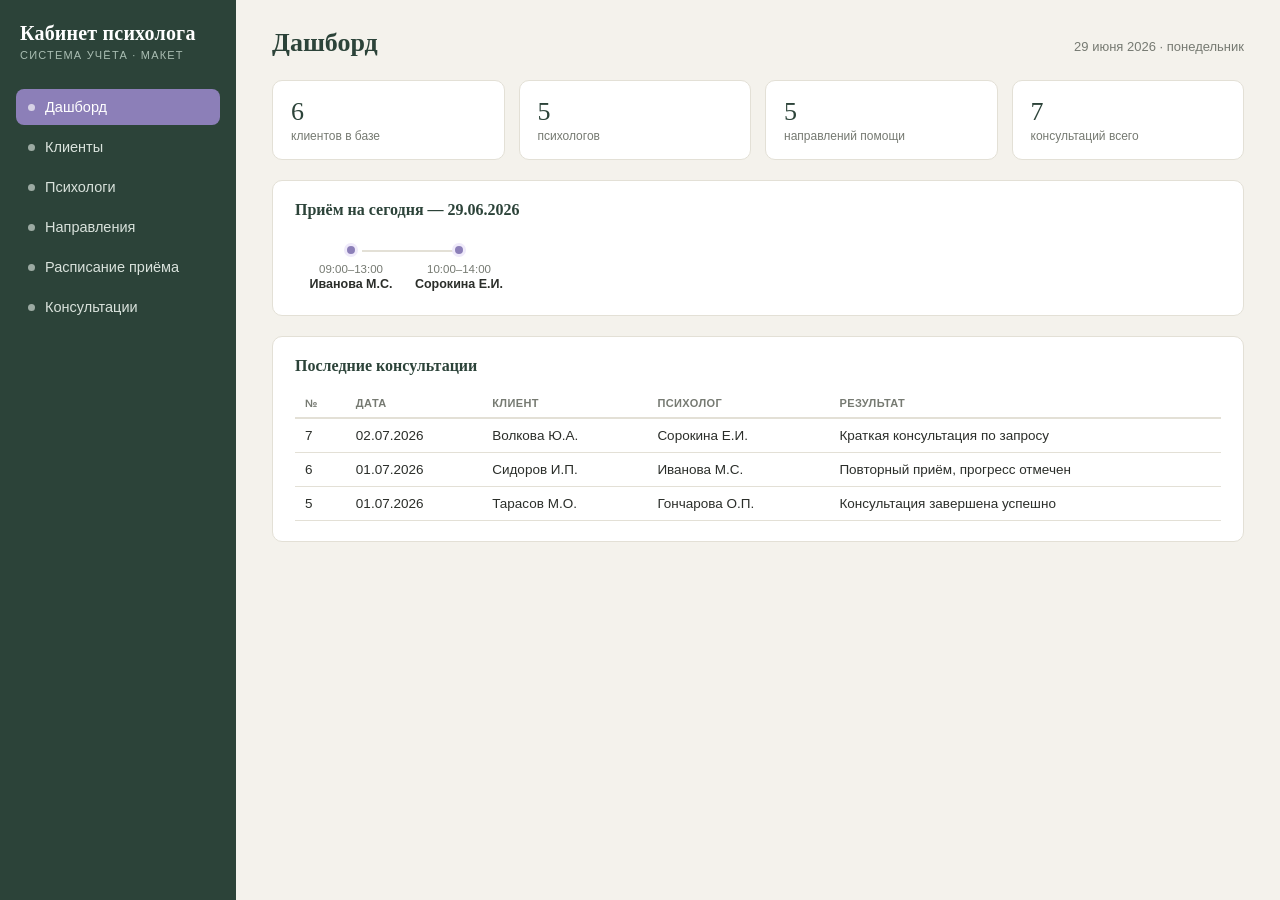
<file: kabinet_psyhologa_interface.html>
<!DOCTYPE html>
<html lang="ru">
<head>
<meta charset="UTF-8">
<meta name="viewport" content="width=device-width, initial-scale=1.0">
<title>Кабинет психолога — система учёта</title>
<style>
  :root{
    --bg:#F4F2EC;
    --panel:#FFFFFF;
    --ink:#2B2E2A;
    --muted:#767A72;
    --line:#E3E0D6;
    --sage:#3F5D52;
    --sage-dk:#2C4339;
    --sage-lt:#E7EEE9;
    --lav:#8C7FB8;
    --lav-lt:#EFEAFA;
    --warn:#B65C4A;
    --radius:10px;
  }
  *{box-sizing:border-box;}
  body{
    margin:0;
    font-family:"Inter",-apple-system,Segoe UI,Roboto,sans-serif;
    background:var(--bg);
    color:var(--ink);
  }
  h1,h2,h3,.brand{
    font-family:"Georgia","Iowan Old Style",serif;
  }
  .app{display:flex;min-height:100vh;}
  .sidebar{
    width:236px;
    background:var(--sage-dk);
    color:#EFEFE9;
    padding:22px 16px;
    flex-shrink:0;
  }
  .brand{
    font-size:20px;
    font-weight:600;
    color:#fff;
    margin:0 0 4px 4px;
    letter-spacing:.2px;
  }
  .brand-sub{
    font-size:11px;
    color:#A9BDB2;
    margin:0 0 28px 4px;
    text-transform:uppercase;
    letter-spacing:1.2px;
  }
  .nav-item{
    display:flex;
    align-items:center;
    gap:10px;
    padding:10px 12px;
    border-radius:8px;
    color:#D9E2DC;
    font-size:14.5px;
    cursor:pointer;
    margin-bottom:4px;
    transition:background .15s;
  }
  .nav-item:hover{background:rgba(255,255,255,.08);}
  .nav-item.active{background:var(--lav);color:#fff;}
  .nav-dot{width:7px;height:7px;border-radius:50%;background:currentColor;opacity:.65;flex-shrink:0;}
  .main{flex:1;padding:28px 36px;max-width:1180px;}
  .topbar{
    display:flex;justify-content:space-between;align-items:baseline;
    margin-bottom:22px;flex-wrap:wrap;gap:10px;
  }
  .topbar h1{font-size:26px;margin:0;color:var(--sage-dk);}
  .topbar .meta{font-size:13px;color:var(--muted);}
  .panel{
    background:var(--panel);
    border:1px solid var(--line);
    border-radius:var(--radius);
    padding:20px 22px;
    margin-bottom:20px;
  }
  .panel-head{
    display:flex;justify-content:space-between;align-items:center;
    margin-bottom:14px;flex-wrap:wrap;gap:8px;
  }
  .panel-head h2{font-size:16px;margin:0;color:var(--sage-dk);}
  .btn{
    background:var(--sage);
    color:#fff;border:none;border-radius:7px;
    padding:8px 14px;font-size:13.5px;cursor:pointer;
    font-family:inherit;
  }
  .btn:hover{background:var(--sage-dk);}
  .btn.secondary{background:transparent;color:var(--sage);border:1px solid var(--sage);}
  .btn.secondary:hover{background:var(--sage-lt);}
  table{width:100%;border-collapse:collapse;font-size:13.5px;}
  th{
    text-align:left;font-weight:600;color:var(--muted);
    text-transform:uppercase;font-size:11px;letter-spacing:.4px;
    padding:8px 10px;border-bottom:2px solid var(--line);
  }
  td{padding:9px 10px;border-bottom:1px solid var(--line);}
  tr:hover td{background:var(--sage-lt);}
  .tag{
    display:inline-block;padding:2px 9px;border-radius:20px;
    font-size:11.5px;background:var(--lav-lt);color:#5C4F8C;
  }
  .tag.warn{background:#F6E3DD;color:var(--warn);}
  .tag.ok{background:var(--sage-lt);color:var(--sage-dk);}
  .row-actions a{font-size:12.5px;color:var(--lav);margin-right:10px;cursor:pointer;text-decoration:none;}
  .stats{display:flex;gap:14px;margin-bottom:20px;flex-wrap:wrap;}
  .stat{
    flex:1;min-width:150px;background:var(--panel);border:1px solid var(--line);
    border-radius:var(--radius);padding:16px 18px;
  }
  .stat .num{font-size:26px;font-family:"Georgia",serif;color:var(--sage-dk);}
  .stat .lab{font-size:12px;color:var(--muted);margin-top:2px;}
  .view{display:none;}
  .view.active{display:block;}
  .timeline{display:flex;align-items:center;overflow-x:auto;padding:10px 2px 4px;}
  .tl-item{display:flex;flex-direction:column;align-items:center;min-width:108px;position:relative;}
  .tl-item:not(:last-child)::after{
    content:"";position:absolute;top:7px;left:60%;width:90%;height:2px;background:var(--line);
  }
  .tl-dot{width:14px;height:14px;border-radius:50%;background:var(--lav);border:3px solid var(--lav-lt);z-index:1;}
  .tl-time{font-size:11.5px;color:var(--muted);margin-top:6px;}
  .tl-name{font-size:12.5px;font-weight:600;margin-top:2px;text-align:center;}
  .overlay{
    position:fixed;inset:0;background:rgba(20,24,21,.45);
    display:none;align-items:center;justify-content:center;z-index:50;
  }
  .overlay.show{display:flex;}
  .modal{
    background:#fff;border-radius:var(--radius);padding:22px 24px;
    width:380px;max-width:90vw;
  }
  .modal h3{margin:0 0 14px;font-size:16px;color:var(--sage-dk);}
  .field{margin-bottom:12px;}
  .field label{display:block;font-size:12px;color:var(--muted);margin-bottom:4px;}
  .field input,.field select{
    width:100%;padding:7px 9px;border:1px solid var(--line);border-radius:6px;
    font-size:13.5px;font-family:inherit;
  }
  .modal-actions{display:flex;justify-content:flex-end;gap:8px;margin-top:8px;}
  .note{font-size:12px;color:var(--muted);margin-top:10px;}
</style>
</head>
<body>

<div class="app">
  <aside class="sidebar">
    <p class="brand">Кабинет психолога</p>
    <p class="brand-sub">Система учёта · макет</p>
    <div class="nav-item active" data-view="dashboard"><span class="nav-dot"></span>Дашборд</div>
    <div class="nav-item" data-view="clients"><span class="nav-dot"></span>Клиенты</div>
    <div class="nav-item" data-view="psych"><span class="nav-dot"></span>Психологи</div>
    <div class="nav-item" data-view="directions"><span class="nav-dot"></span>Направления</div>
    <div class="nav-item" data-view="schedule"><span class="nav-dot"></span>Расписание приёма</div>
    <div class="nav-item" data-view="consults"><span class="nav-dot"></span>Консультации</div>
  </aside>

  <main class="main">

    <section class="view active" id="view-dashboard">
      <div class="topbar">
        <h1>Дашборд</h1>
        <div class="meta">29 июня 2026 · понедельник</div>
      </div>
      <div class="stats">
        <div class="stat"><div class="num">6</div><div class="lab">клиентов в базе</div></div>
        <div class="stat"><div class="num">5</div><div class="lab">психологов</div></div>
        <div class="stat"><div class="num">5</div><div class="lab">направлений помощи</div></div>
        <div class="stat"><div class="num">7</div><div class="lab">консультаций всего</div></div>
      </div>
      <div class="panel">
        <div class="panel-head"><h2>Приём на сегодня — 29.06.2026</h2></div>
        <div class="timeline">
          <div class="tl-item"><div class="tl-dot"></div><div class="tl-time">09:00–13:00</div><div class="tl-name">Иванова М.С.</div></div>
          <div class="tl-item"><div class="tl-dot"></div><div class="tl-time">10:00–14:00</div><div class="tl-name">Сорокина Е.И.</div></div>
        </div>
      </div>
      <div class="panel">
        <div class="panel-head"><h2>Последние консультации</h2></div>
        <table>
          <thead><tr><th>№</th><th>Дата</th><th>Клиент</th><th>Психолог</th><th>Результат</th></tr></thead>
          <tbody>
            <tr><td>7</td><td>02.07.2026</td><td>Волкова Ю.А.</td><td>Сорокина Е.И.</td><td>Краткая консультация по запросу</td></tr>
            <tr><td>6</td><td>01.07.2026</td><td>Сидоров И.П.</td><td>Иванова М.С.</td><td>Повторный приём, прогресс отмечен</td></tr>
            <tr><td>5</td><td>01.07.2026</td><td>Тарасов М.О.</td><td>Гончарова О.П.</td><td>Консультация завершена успешно</td></tr>
          </tbody>
        </table>
      </div>
    </section>

    <section class="view" id="view-clients">
      <div class="topbar"><h1>Клиенты</h1><div class="meta">код · ФИО · телефон · email</div></div>
      <div class="panel">
        <div class="panel-head"><h2>Список клиентов</h2><button class="btn" onclick="openModal('client')">+ Добавить клиента</button></div>
        <table>
          <thead><tr><th>Код</th><th>ФИО</th><th>Дата рождения</th><th>Телефон</th><th>Email</th><th></th></tr></thead>
          <tbody>
            <tr><td>1</td><td>Сидоров Иван Петрович</td><td>12.04.1990</td><td>+373 555 12 34</td><td>sidorov@mail.com</td><td class="row-actions"><a>Изменить</a><a>Удалить</a></td></tr>
            <tr><td>2</td><td>Кузнецова Анна Олеговна</td><td>23.09.1985</td><td>+373 555 56 78</td><td>kuznetsova@mail.com</td><td class="row-actions"><a>Изменить</a><a>Удалить</a></td></tr>
            <tr><td>3</td><td>Лебедев Сергей Викторович</td><td>15.01.1995</td><td>+373 555 90 11</td><td>lebedev@mail.com</td><td class="row-actions"><a>Изменить</a><a>Удалить</a></td></tr>
            <tr><td>4</td><td>Новикова Дарья Игоревна</td><td>30.06.2000</td><td>+373 555 22 33</td><td>—</td><td class="row-actions"><a>Изменить</a><a>Удалить</a></td></tr>
            <tr><td>5</td><td>Тарасов Михаил Олегович</td><td>02.11.1978</td><td>+373 555 44 55</td><td>tarasov@mail.com</td><td class="row-actions"><a>Изменить</a><a>Удалить</a></td></tr>
            <tr><td>6</td><td>Волкова Юлия Андреевна</td><td>08.03.1992</td><td>+373 555 66 77</td><td>volkova@mail.com</td><td class="row-actions"><a>Изменить</a><a>Удалить</a></td></tr>
          </tbody>
        </table>
      </div>
    </section>

    <section class="view" id="view-psych">
      <div class="topbar"><h1>Психологи</h1><div class="meta">код · ФИО · квалификация · стаж · телефон</div></div>
      <div class="panel">
        <div class="panel-head"><h2>Список психологов</h2><button class="btn" onclick="openModal('psych')">+ Добавить психолога</button></div>
        <table>
          <thead><tr><th>Код</th><th>ФИО</th><th>Квалификация</th><th>Стаж</th><th>Телефон</th><th>Направления</th><th></th></tr></thead>
          <tbody>
            <tr><td>1</td><td>Иванова Мария Сергеевна</td><td>Высшая категория</td><td>8 лет</td><td>+373 777 11 22</td><td><span class="tag">Семейная</span> <span class="tag">Отношений</span></td><td class="row-actions"><a>Изменить</a></td></tr>
            <tr><td>2</td><td>Петров Алексей Викторович</td><td>Первая категория</td><td>5 лет</td><td>+373 777 33 44</td><td><span class="tag">Детская</span></td><td class="row-actions"><a>Изменить</a></td></tr>
            <tr><td>3</td><td>Сорокина Елена Игоревна</td><td>Высшая категория</td><td>12 лет</td><td>+373 777 55 66</td><td><span class="tag">КПТ</span> <span class="tag">Кризисная</span></td><td class="row-actions"><a>Изменить</a></td></tr>
            <tr><td>4</td><td>Морозов Дмитрий Андреевич</td><td>Вторая категория</td><td>3 года</td><td>+373 777 77 88</td><td><span class="tag">Детская</span> <span class="tag">Кризисная</span></td><td class="row-actions"><a>Изменить</a></td></tr>
            <tr><td>5</td><td>Гончарова Ольга Петровна</td><td>Высшая категория</td><td>10 лет</td><td>+373 777 99 00</td><td><span class="tag">Семейная</span> <span class="tag">Отношений</span></td><td class="row-actions"><a>Изменить</a></td></tr>
          </tbody>
        </table>
        <p class="note">Связь «Психологи — Направления» реализована через связующую таблицу психологи_направления (M:N).</p>
      </div>
    </section>

    <section class="view" id="view-directions">
      <div class="topbar"><h1>Направления психологической помощи</h1><div class="meta">код · наименование</div></div>
      <div class="panel">
        <div class="panel-head"><h2>Справочник направлений</h2><button class="btn" onclick="openModal('direction')">+ Добавить направление</button></div>
        <table>
          <thead><tr><th>Код</th><th>Наименование</th><th>Психологов на направлении</th><th></th></tr></thead>
          <tbody>
            <tr><td>1</td><td>Семейная психология</td><td>2</td><td class="row-actions"><a>Изменить</a><a>Удалить</a></td></tr>
            <tr><td>2</td><td>Детская психология</td><td>2</td><td class="row-actions"><a>Изменить</a><a>Удалить</a></td></tr>
            <tr><td>3</td><td>Когнитивно-поведенческая терапия</td><td>1</td><td class="row-actions"><a>Изменить</a><a>Удалить</a></td></tr>
            <tr><td>4</td><td>Кризисная психология</td><td>2</td><td class="row-actions"><a>Изменить</a><a>Удалить</a></td></tr>
            <tr><td>5</td><td>Психология отношений</td><td>2</td><td class="row-actions"><a>Изменить</a><a>Удалить</a></td></tr>
          </tbody>
        </table>
      </div>
    </section>

    <section class="view" id="view-schedule">
      <div class="topbar"><h1>Расписание приёма</h1><div class="meta">код записи · дата · время · психолог</div></div>
      <div class="panel">
        <div class="panel-head"><h2>Записи расписания</h2><button class="btn" onclick="openModal('schedule')">+ Добавить запись</button></div>
        <table>
          <thead><tr><th>Код</th><th>Дата приёма</th><th>Начало</th><th>Окончание</th><th>Психолог</th><th></th></tr></thead>
          <tbody>
            <tr><td>1</td><td>29.06.2026</td><td>09:00</td><td>13:00</td><td>Иванова М.С.</td><td class="row-actions"><a>Изменить</a><a>Удалить</a></td></tr>
            <tr><td>2</td><td>01.07.2026</td><td>09:00</td><td>13:00</td><td>Иванова М.С.</td><td class="row-actions"><a>Изменить</a><a>Удалить</a></td></tr>
            <tr><td>3</td><td>30.06.2026</td><td>14:00</td><td>18:00</td><td>Петров А.В.</td><td class="row-actions"><a>Изменить</a><a>Удалить</a></td></tr>
            <tr><td>4</td><td>29.06.2026</td><td>10:00</td><td>14:00</td><td>Сорокина Е.И.</td><td class="row-actions"><a>Изменить</a><a>Удалить</a></td></tr>
            <tr><td>5</td><td>02.07.2026</td><td>10:00</td><td>14:00</td><td>Сорокина Е.И.</td><td class="row-actions"><a>Изменить</a><a>Удалить</a></td></tr>
            <tr><td>6</td><td>30.06.2026</td><td>08:00</td><td>12:00</td><td>Морозов Д.А.</td><td class="row-actions"><a>Изменить</a><a>Удалить</a></td></tr>
            <tr><td>7</td><td>01.07.2026</td><td>13:00</td><td>17:00</td><td>Гончарова О.П.</td><td class="row-actions"><a>Изменить</a><a>Удалить</a></td></tr>
          </tbody>
        </table>
      </div>
    </section>

    <section class="view" id="view-consults">
      <div class="topbar"><h1>Консультации</h1><div class="meta">номер · дата · продолжительность · клиент · психолог · результат</div></div>
      <div class="panel">
        <div class="panel-head"><h2>Журнал консультаций</h2><button class="btn" onclick="openModal('consult')">+ Новая консультация</button></div>
        <table>
          <thead><tr><th>№</th><th>Дата</th><th>Длит.</th><th>Клиент</th><th>Психолог</th><th>Результат</th><th></th></tr></thead>
          <tbody>
            <tr><td>1</td><td>29.06.2026</td><td>60 мин</td><td>Сидоров И.П.</td><td>Иванова М.С.</td><td><span class="tag ok">Первичная, курс назначен</span></td><td class="row-actions"><a>Изменить</a></td></tr>
            <tr><td>2</td><td>30.06.2026</td><td>45 мин</td><td>Кузнецова А.О.</td><td>Петров А.В.</td><td><span class="tag ok">Тревожность снижена</span></td><td class="row-actions"><a>Изменить</a></td></tr>
            <tr><td>3</td><td>29.06.2026</td><td>50 мин</td><td>Лебедев С.В.</td><td>Сорокина Е.И.</td><td><span class="tag ok">Положительная динамика</span></td><td class="row-actions"><a>Изменить</a></td></tr>
            <tr><td>4</td><td>30.06.2026</td><td>60 мин</td><td>Новикова Д.И.</td><td>Морозов Д.А.</td><td><span class="tag warn">Нужен повторный приём</span></td><td class="row-actions"><a>Изменить</a></td></tr>
            <tr><td>5</td><td>01.07.2026</td><td>40 мин</td><td>Тарасов М.О.</td><td>Гончарова О.П.</td><td><span class="tag ok">Завершена успешно</span></td><td class="row-actions"><a>Изменить</a></td></tr>
            <tr><td>6</td><td>01.07.2026</td><td>60 мин</td><td>Сидоров И.П.</td><td>Иванова М.С.</td><td><span class="tag ok">Повторный приём, прогресс</span></td><td class="row-actions"><a>Изменить</a></td></tr>
            <tr><td>7</td><td>02.07.2026</td><td>30 мин</td><td>Волкова Ю.А.</td><td>Сорокина Е.И.</td><td><span class="tag">Краткая консультация</span></td><td class="row-actions"><a>Изменить</a></td></tr>
          </tbody>
        </table>
      </div>
    </section>

  </main>
</div>

<div class="overlay" id="overlay">
  <div class="modal">
    <h3 id="modal-title">Добавить запись</h3>
    <div id="modal-body"></div>
    <div class="modal-actions">
      <button class="btn secondary" onclick="closeModal()">Отмена</button>
      <button class="btn" onclick="closeModal()">Сохранить</button>
    </div>
  </div>
</div>

<script>
  const navItems = document.querySelectorAll('.nav-item');
  const views = document.querySelectorAll('.view');
  navItems.forEach(item => {
    item.addEventListener('click', () => {
      navItems.forEach(n => n.classList.remove('active'));
      item.classList.add('active');
      views.forEach(v => v.classList.remove('active'));
      document.getElementById('view-' + item.dataset.view).classList.add('active');
    });
  });

  const forms = {
    client: { title: 'Добавить клиента', fields: ['Фамилия','Имя','Отчество','Дата рождения','Телефон','Email'] },
    psych: { title: 'Добавить психолога', fields: ['Фамилия','Имя','Отчество','Квалификация','Стаж работы','Телефон'] },
    direction: { title: 'Добавить направление', fields: ['Наименование направления'] },
    schedule: { title: 'Добавить запись расписания', fields: ['Дата приёма','Время начала','Время окончания','Психолог'] },
    consult: { title: 'Новая консультация', fields: ['Дата проведения','Продолжительность (мин)','Клиент','Психолог','Результат консультации'] },
  };

  function openModal(type){
    const cfg = forms[type];
    document.getElementById('modal-title').textContent = cfg.title;
    document.getElementById('modal-body').innerHTML = cfg.fields.map(f =>
      `<div class="field"><label>${f}</label><input type="text" placeholder="${f}"></div>`
    ).join('');
    document.getElementById('overlay').classList.add('show');
  }
  function closeModal(){
    document.getElementById('overlay').classList.remove('show');
  }
</script>
</body>
</html>
</file>
